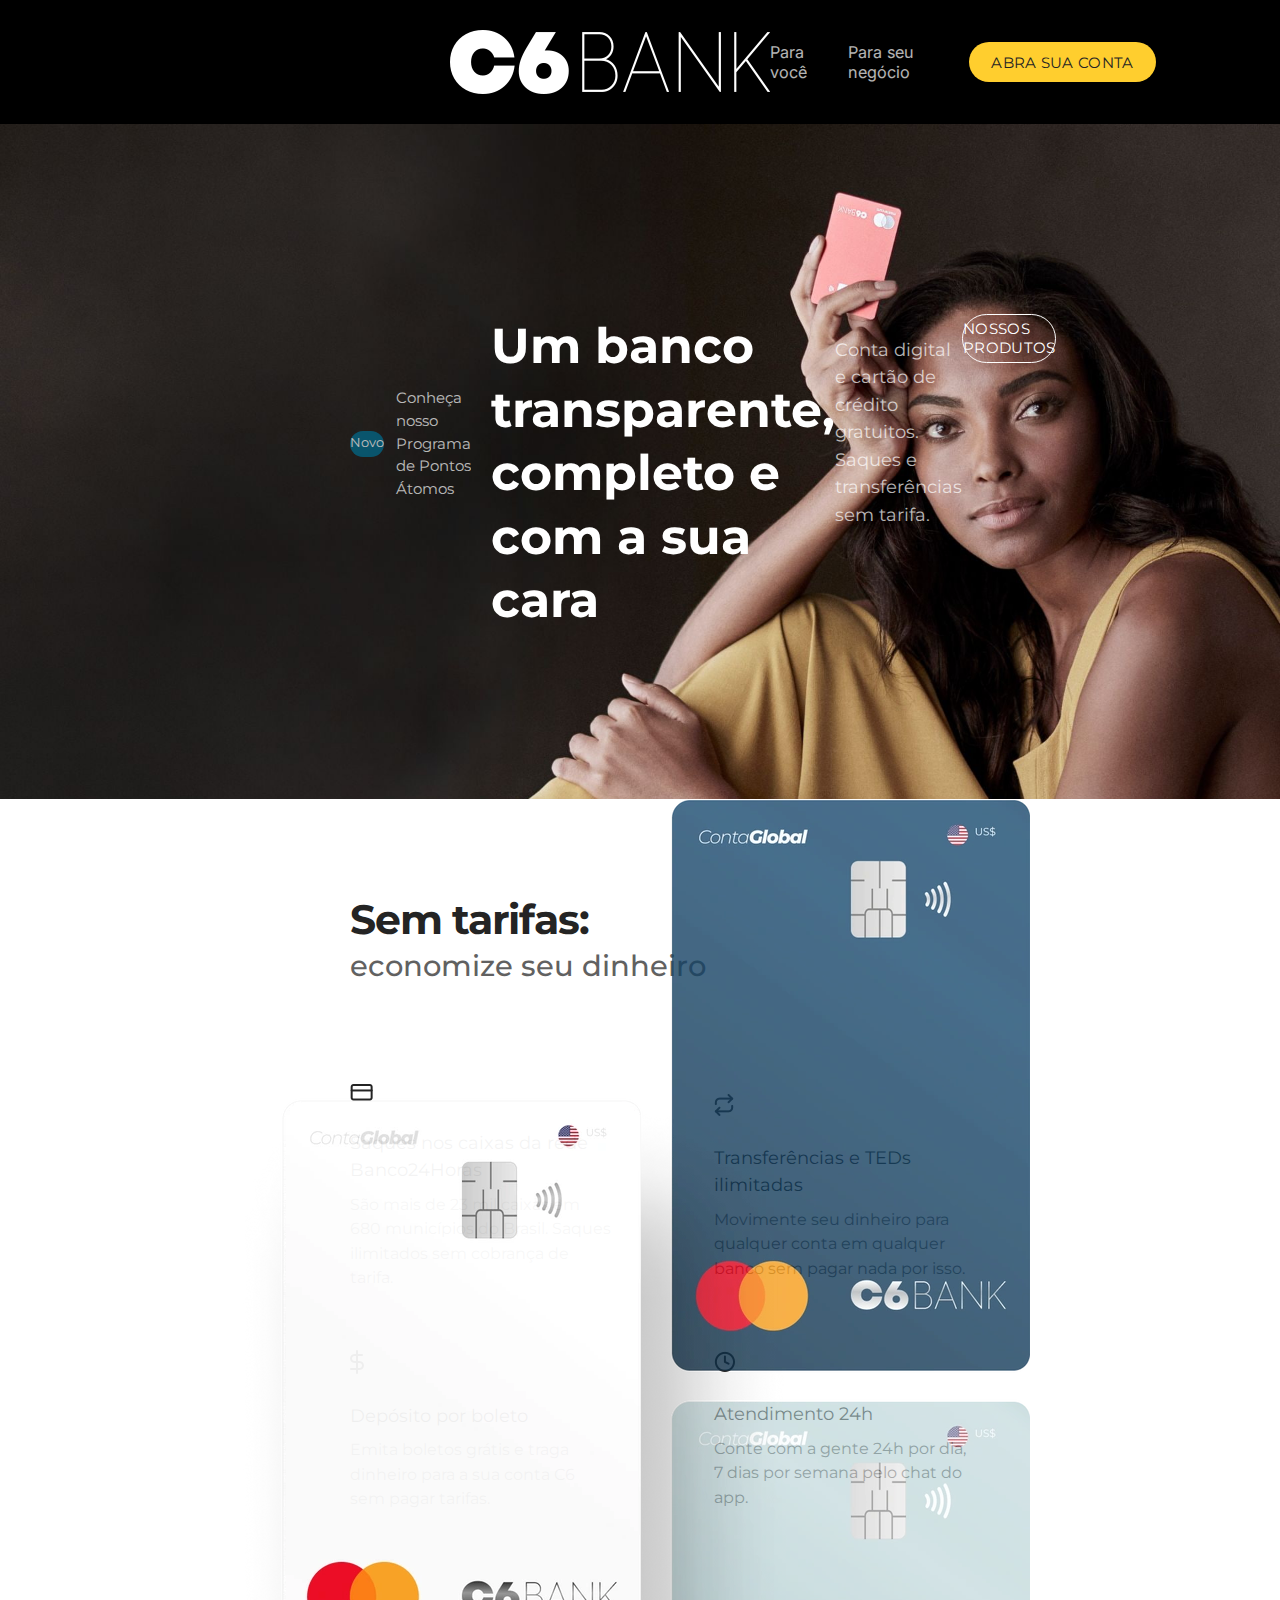
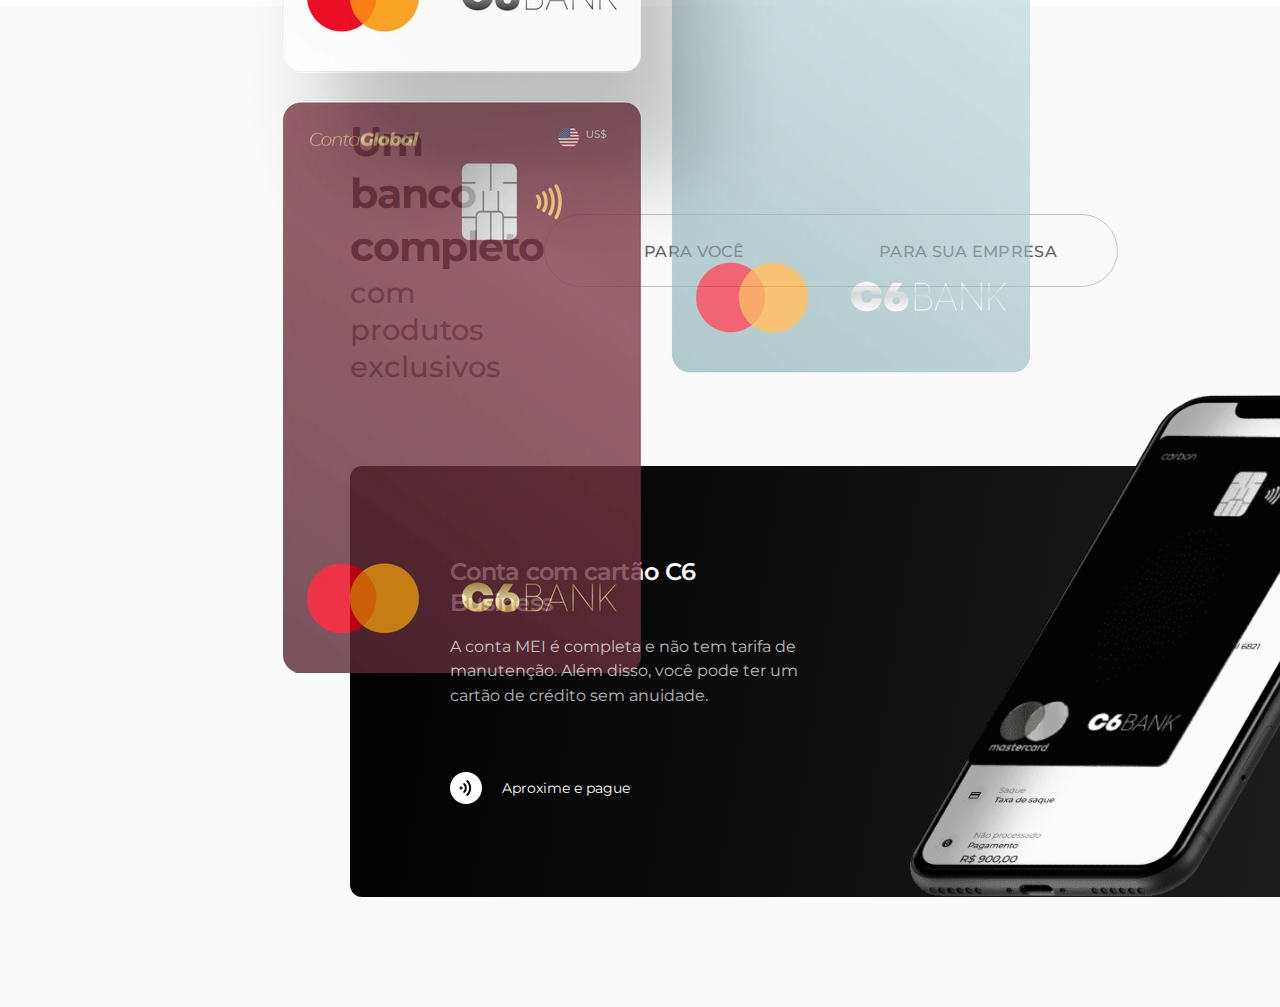
<file: index.html>
<!DOCTYPE html>
<html lang="en">
  <head>
    <meta charset="UTF-8" />
    <meta http-equiv="X-UA-Compatible" content="IE=edge" />
    <meta name="viewport" content="width=device-width, initial-scale=1.0" />
    <link rel="preconnect" href="https://fonts.googleapis.com" />
    <link rel="preconnect" href="https://fonts.gstatic.com" crossorigin />
    <link
      href="https://fonts.googleapis.com/css2?family=Inter:wght@400;500&family=Montserrat:wght@500;700&display=swap"
      rel="stylesheet"
    />
    <link rel="stylesheet" href="./style.css" />
    <title>C6 Bank</title>
  </head>
  <body>
    <header>
      <img src="./assets/logo.png" alt="logo" />
      <nav>
        <a class="link" href="#">Para você</a>
        <a class="link" href="#">Para seu negócio</a>
        <a class="link-btn" href="#">ABRA SUA CONTA</a>
      </nav>
    </header>

    <main>
      <section class="first-section">
        <p class="info-points">
          <span>Novo</span>
          Conheça nosso Programa de Pontos Átomos
        </p>

        <h1>Um banco transparente, completo e com a sua cara</h1>
        <p class="info-account">
          Conta digital e cartão de crédito gratuitos. Saques e transferências
          sem tarifa.
        </p>

        <a href="#" class="btn-secondary">NOSSOS PRODUTOS</a>
      </section>

      <section class="second-section">
        <div>
          <h2>Sem tarifas:</h2>
          <h3>economize seu dinheiro</h3>

          <div class="container">
            <div class="container-cards">
              <div class="card">
                <img src="./assets/icon-cards.png" alt="icon-card" />
                <p class="info">Saques nos caixas da rede Banco24Horas</p>
                <p class="description">
                  São mais de 23 mil caixas em 680 municípios do Brasil. Saques
                  ilimitados sem cobrança de tarifa.
                </p>
              </div>

              <div class="card">
                <img src="./assets/reload.png" alt="icon-reload" />
                <p class="info">Transferências e TEDs ilimitadas</p>
                <p class="description">
                  Movimente seu dinheiro para qualquer conta em qualquer banco
                  sem pagar nada por isso.
                </p>
              </div>
            </div>

            <div class="container-cards">
              <div class="card">
                <img src="./assets/cifrao.png" alt="icon-money" />
                <p class="info">Depósito por boleto</p>
                <p class="description">
                  Emita boletos grátis e traga dinheiro para a sua conta C6 sem
                  pagar tarifas.
                </p>
              </div>

              <div class="card">
                <img src="./assets/clock.png" alt="icon-timer" />
                <p class="info">Atendimento 24h</p>
                <p class="description">
                  Conte com a gente 24h por dia, 7 dias por semana pelo chat do
                  app.
                </p>
              </div>
            </div>
          </div>
        </div>

        <img src="./assets/cards.png" alt="cards group" class="cards-group" />
      </section>

      <section class="third-section">
        <div class="container-info">
          <div>
            <h2>Um banco completo</h2>
            <h3>com produtos exclusivos</h3>
          </div>

          <div class="container-links">
            <a class="second-link" href="#">PARA VOCÊ</a>
            <a class="second-link" href="#">PARA SUA EMPRESA</a>
          </div>
        </div>

        <div class="content-card-info">
          <div class="card-info">
            <p class="info">Conta com cartão C6 Business</p>
            <p class="description">
              A conta MEI é completa e não tem tarifa de manutenção. Além disso,
              você pode ter um cartão de crédito sem anuidade.
            </p>

            <div class="container-information">
              <img
                src="./assets/som.png" alt="icon-approximaton"/>
              <p>Aproxime e pague</p>
            </div>
          </div>

          <div class="container-images">
            <img src="./assets/card.png" alt="card" class="img-card" />
            <img src="./assets/phone.png" alt="phone" class="img-phone" />
            <img src="./assets/logo-4.png" alt="logo-business" />
          </div>
        </div>
      </section>
    </main>
  </body>
</html>
</file>
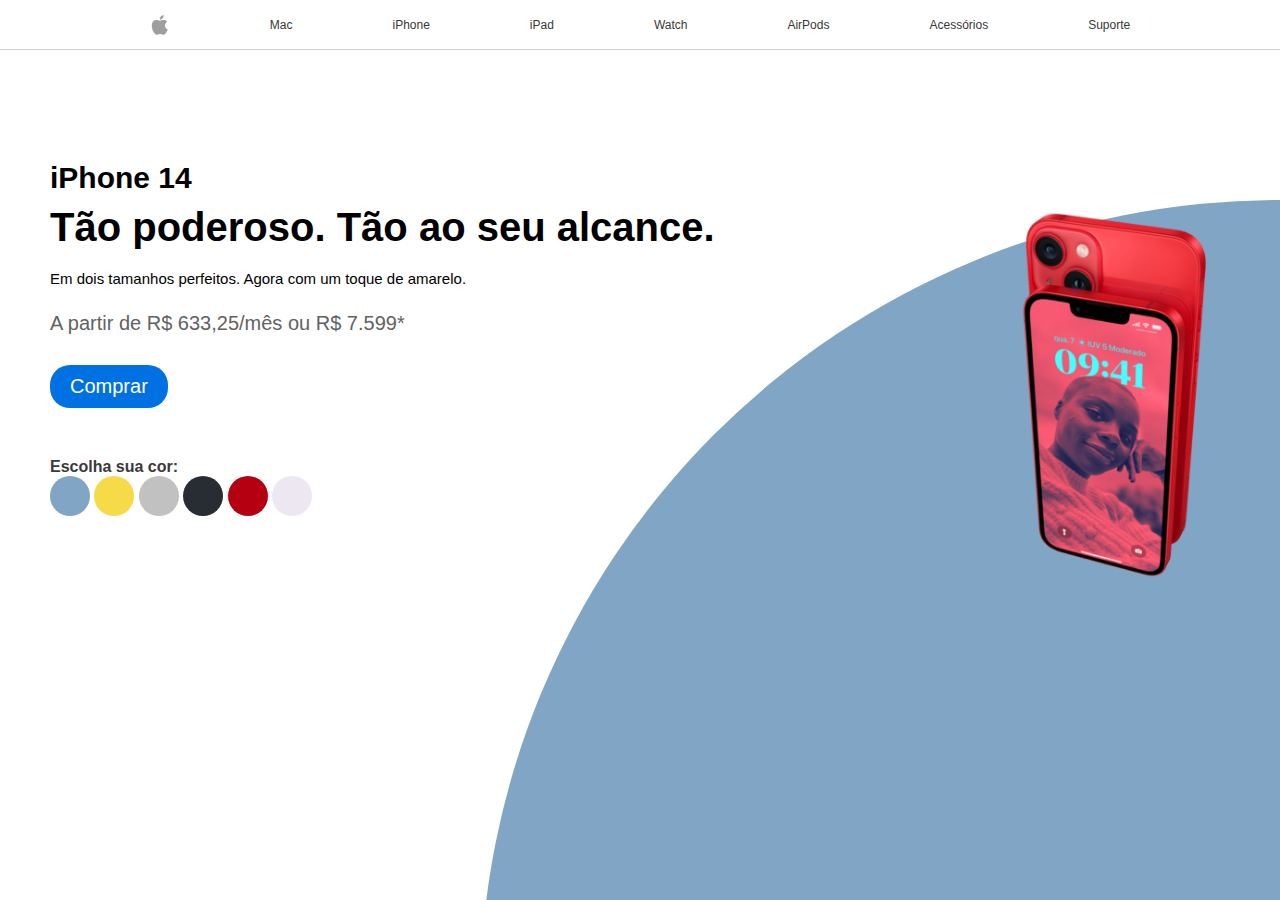
<file: .vscode/iphone/index.html>
<!DOCTYPE html>
<html lang="pt-br">

<head>
    <meta charset="UTF-8">
    <meta http-equiv="X-UA-Compatible" content="IE=edge">
    <meta name="viewport" content="width=device-width, initial-scale=1.0">
    <title>iPhone - Apple (Brasil)</title>
    <link rel="stylesheet" href="style.css">
    <script src="./scripts.js"></script>
</head>



<body>

    <div class="caixa-roxa">
        <img class="logo" src="./assets/logo.png">

        <ul class="menu-bar">
            <li>Mac</li>
            <li>iPhone</li>
            <li>iPad</li>
            <li>Watch</li>
            <li>AirPods</li>
            <li>Acessórios</li>
            <li>Suporte</li>
        </ul>

    </div>

    <div class="caixa-azul">
        <div>
            <h1 class="titulo-iphone">iPhone 14</h1>

            <h2 class="titulo-secundario">Tão poderoso. Tão ao seu alcance.</h2>
            
            <p class="paragrafo">
                Em dois tamanhos perfeitos. Agora com um toque de amarelo.
            </p>

            <h3 class="preco">A partir de R$ 633,25/mês ou R$ 7.599*</h3>
            <button class="botao">Comprar</button>

            <p class="escolha-cor">Escolha sua cor:</p>
            <div>
                <button onclick="trocaCor('#81A5C4'); trocaImagem('./assets/iphone-azul.png')" class="azul troca-cor"></button>
                <button onclick="trocaCor('#f7da47'); trocaImagem('./assets/iphone-amarelo.png')" class="amarelo troca-cor"></button>
                <button onclick="trocaCor('#C1C1C1'); trocaImagem('./assets/iphone-branco.png')" class="branco troca-cor"></button>
                <button onclick="trocaCor('#272D33'); trocaImagem('./assets/iphone-preto.png')" class="preto troca-cor"></button>
                <button onclick="trocaCor('#B50012'); trocaImagem('./assets/iphone-vemelho.png')" class="vermelho troca-cor"></button>
                <button onclick="trocaCor('#7c648e'); trocaImagem('./assets/iphone-roxo.png')" class="roxo troca-cor"></button>
            </div>
        </div>

        <div class="circulo">
            
        </div>

        <img class="iphone" src="./assets/iphone-vemelho.png">
    </div>

</body>

</html>
</file>
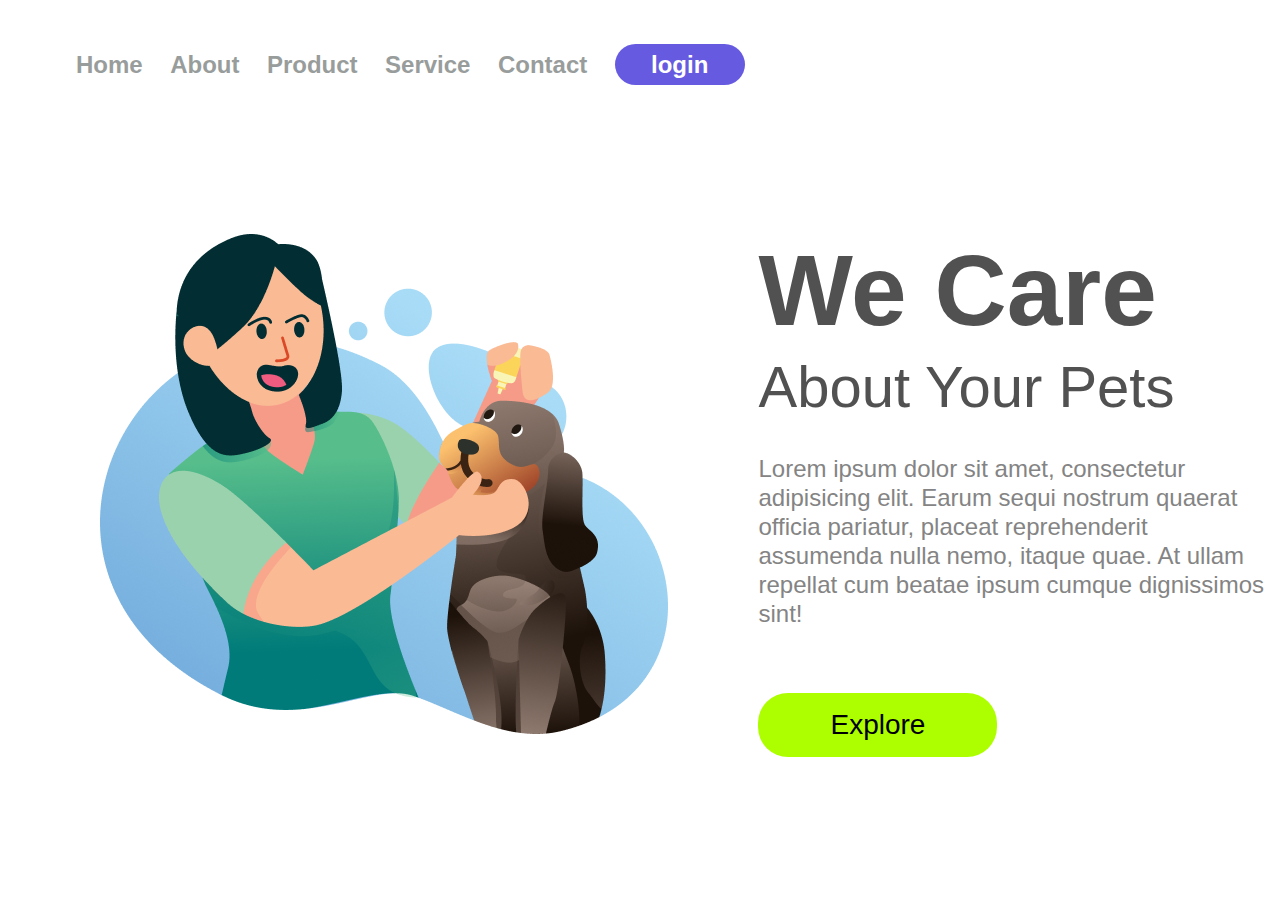
<file: projeto-iphone/Projetos/index.html>
<!DOCTYPE html>
<html lang="pt-br">
<head>
    <meta charset="UTF-8">
    <meta http-equiv="X-UA-Compatible" content="IE=edge">
    <meta name="viewport" content="width=device-width, initial-scale=1.0">
    <link rel="stylesheet" href="./styles.css">
    <link rel="preconnect" href="https://fonts.googleapis.com">
    <link rel="preconnect" href="https://fonts.gstatic.com" crossorigin>
    <link href="https: //fonts.googleapis.com/css2?family= Montserrat :wght@400;500;600;700;900 & display=swap" rel="stylesheet">
    <title>We-Care</title>
    <body>
    <header>
        <a class="link-header">Home</a>
        <a class="link-header">About</a> 
        <a class="link-header">Product</a>
        <a class="link-header">Service</a>
        <a class="link-header">Contact</a>
        <button class="button-header">login</button> 
    </header>
    <main>
        <img src="we care.png" alt="we-care-logo" class="logo-image">
       <section>
            <h1>We Care</h1>
            <h2>About Your Pets</h2>
            <p>Lorem ipsum dolor sit amet, consectetur adipisicing elit. Earum sequi nostrum quaerat officia pariatur, placeat reprehenderit assumenda nulla nemo, itaque quae. At ullam repellat cum beatae ipsum cumque dignissimos sint!</p>
            <button class="button-main">Explore</button>
        </section>
    </main>
    
</body>
</html>
</file>
<file: style.css>
* {
    margin: 0px;
    padding: 0px;
    box-sizing: border-box;
    font-family: "Montserrat", sans-serif;
    text-decoration: none;
  }
  
  h1 {
    font-weight: 700;
    font-size: 48.8653px;
    line-height: 130%;
    color: #ffffff;
    width: 753.34px;
  }
  
  h2 {
    font-weight: 700;
    font-size: 40.7211px;
    line-height: 130%;
    letter-spacing: -0.03em;
    color: #242424;
  }
  
  h3 {
    font-weight: 500;
    font-size: 28.5048px;
    line-height: 130%;
    color: #616161;
  }
  
  header {
    background: #000000;
    padding: 30px 450px;
    display: flex;
    align-items: center;
    justify-content: space-between;
  }
  
  header nav {
    display: flex;
    align-items: center;
    gap: 20px;
  }
  
  nav .link {
    font-family: "Inter";
    font-size: 16.2884px;
    line-height: 20px;
    color: #ffffff;
    opacity: 0.7;
    transition: 0.3s;
  }
  
  nav .link:hover {
    opacity: 1;
  }
  
  nav .link-btn {
    width: 247.38px;
    height: 40.72px;
    background: #ffce2e;
    border-radius: 101.803px;
    display: flex;
    align-items: center;
    justify-content: center;
  
    font-size: 15.2704px;
    line-height: 19px;
    letter-spacing: 0.02em;
    color: #242424;
    transition: 0.3s;
  }
  
  nav .link-btn:hover {
    color: #fff;
  }
  
  .first-section {
    background-image: url("./assets/bg.png");
    display: center;
    width: 100%;
    height: 75vh;
    background-size: cover;
    background-repeat: no-repeat;
    padding: 190px 350px;
    display: flex;
  }
  
  .info-points {
    font-size: 15.2704px;
    line-height: 150%;
    color: #ffffff;
    opacity: 0.7;
    display: flex;
    align-items: center;
    gap: 12px;
    margin-bottom: 35px;
  }
  
  .info-points span {
    width: 54px;
    height: 26px;
    background: #006d8f;
    border-radius: 122.163px;
    display: inline-block;
    text-align: center;
    font-size: 13.2344px;
    color: #ffffff;
  }
  
  .info-account {
    font-size: 18.3245px;
    line-height: 150%;
    color: #ffffff;
    opacity: 0.7;
    width: 400px;
    margin-top: 22px;
    margin-bottom: 41px;
  }
  
  .btn-secondary {
    width: 247.38px;
    height: 48.87px;
    border: 1.01803px solid #ffffff;
    border-radius: 101.803px;
    display: flex;
    align-items: center;
    justify-content: center;
  
    font-size: 15.2704px;
    line-height: 19px;
    letter-spacing: 0.02em;
    color: #ffffff;
    transition: 0.3s;
  }
  
  .btn-secondary:hover {
    background: #242424;
    border: 1px solid #242424;
  }
  
  .second-section {
    padding: 95px 350px;
    width: 100%;
    display: flex;
    justify-content: space-between;
    gap: 50px;
    position: relative;
  }
  
  .second-section .container {
    margin-top: 100px;
    display: flex;
    flex-direction: column;
    gap: 60px;
  }
  
  .container .container-cards {
    display: flex;
    align-items: center;
    justify-content: space-between;
    gap: 100px;
  }
  
  .container-cards .card {
    display: flex;
    flex-direction: column;
    align-items: self-start;
    gap: 8px;
  }
  
  .card img {
    margin-bottom: 20px;
  }
  
  .card .info {
    font-size: 18.3245px;
    line-height: 150%;
    color: #242424;
    width: 263.67px;
  }
  
  .card .description {
    font-weight: 400;
    font-size: 16.2884px;
    line-height: 150%;
    color: #616161;
    width: 263.67px;
  }
  
  .cards-group {
    position: absolute;
    right: 250px;
    top: 0px;
    animation: moveCards 2s infinite alternate ease-in-out;
  }
  
  @keyframes moveCards {
    from {
      top: 0;
    }
  
    to {
      top: -150px;
    }
  }
  
  .third-section {
    padding: 110px 350px;
    background: #fafafa;
  }
  
  .container-info {
    display: flex;
    align-items: center;
    justify-content: space-between;
    margin-bottom: 80px;
  }
  
  .container-links {
    width: 602.67px;
    height: 73.3px;
    border: 1px solid #c4c4c4;
    border-radius: 122.16px;
    display: flex;
    align-items: center;
    justify-content: space-between;
    padding: 0px 12px;
  }
  
  .second-link {
    width: 273.85px;
    height: 57.01px;
    border-radius: 122.163px;
    display: flex;
    align-items: center;
    justify-content: center;
  
    font-style: normal;
    font-weight: 500;
    font-size: 16.2884px;
    line-height: 20px;
    letter-spacing: 0.02em;
    color: #616161;
    transition: 0.3s;
  }
  
  .second-link:hover {
    background: #242424;
    font-weight: 600;
    color: #ffffff;
  }
  
  .content-card-info {
    background: linear-gradient(98.6deg, #020302 7.61%, #242424 96.26%);
    border-radius: 12.2163px;
    padding: 90px 100px 50px 100px;
    display: flex;
    width: 1237.92px;
    height: 431.64px;
  }
  
  .content-card-info .card-info {
    display: flex;
    flex-direction: column;
    gap: 15px;
  }
  
  .card-info .info {
    font-weight: 600;
    font-size: 24.4327px;
    line-height: 130%;
    letter-spacing: -0.03em;
    color: #ffffff;
    width: 250px;
  }
  
  .card-info .description {
    font-weight: 400;
    font-size: 16.2884px;
    line-height: 150%;
    color: #ffffff;
    opacity: 0.7;
    width: 365px;
    margin-bottom: 50px;
  }
  
  .container-information {
    display: flex;
    align-items: center;
    gap: 20px;
    font-size: 14.2524px;
    line-height: 150%;
    color: #fafafa;
  }
  
  .container-images {
    position: relative;
    display: flex;
    align-items: end;
    justify-content: end;
    width: 100%;
  }
  
  .img-card {
    position: absolute;
    bottom: 0px;
    right: 40px;
    z-index: 999;
    width: 85%;
    animation: moveCard 2s infinite alternate ease-in-out;
  }
  
  @keyframes moveCard {
    from {
      bottom: 0;
    }
  
    to {
      bottom: -60px;
    }
  }
  
  .img-phone {
    position: absolute;
    bottom: -50px;
    right: 40px;
    width: 80%;
  }
</file>
<file: .vscode/iphone/style.css>
* {
    font-family: sans-serif;
    margin: 0; /*  Margem Externa */
    padding: 0; /*  Margem Interna */
    box-sizing: border-box;  
}
/* MENU SUPERIOR */

.caixa-roxa {
    display: flex;
    height: 50px;
    align-items: center;
    justify-content: center;
    border-bottom: 1px solid #d3d3d3;
}

ul {
    display: flex;
    gap: 100px;
    list-style: none;
    margin-left: 100px;
    cursor: pointer;
}

li {
    font-size: 12px;
    font-weight: 400;
    color: #373737;
}

.logo {
    height: 20px;
}



/* PARTE INFERIOR */
.caixa-azul {
    display: flex;
    justify-content: space-between;
    align-items: center;
    padding: 50px;
}

.titulo-iphone {
    font-size: 30px;
}

.titulo-secundario {
    font-size: 40px; /*  Tamanho do texto */
    margin-top: 10px; /*  Margem parte de cima */
    margin-bottom: 20px; /*  Margem parte de baixo */
}

.paragrafo {
    font-size: 15px;
    margin-bottom: 25px;
}

.preco {
    font-size: 20px;
    color: #626262;
    font-weight: 300;
    margin-bottom: 30px;
}

.botao {
    background-color: #0071e3;
    color: #ffffff;
    padding: 10px 20px;
    border: none;
    border-radius: 20px;
    font-size: 20px;
    cursor: pointer;
}

.troca-cor {
    width: 40px;
    height: 40px;
    border-radius: 50px;
    border: none;
    cursor: pointer;
}

.azul {
    background-color: #81A5C4;
}

.amarelo {
    background-color: #F7DA47;
}

.branco {
    background-color: #C1C1C1;
}

.preto {
    background-color: #272D33;
}

.vermelho {
    background-color: #B50012;
}

.roxo {
    background-color: #EDE7F1;
}

.escolha-cor {
    font-size: 16px;
    color: #3a3a3a;
    font-weight: 700;
    margin-top: 50px;
    margin-right: 15px;
}

.iphone {
    width: 250px;
    margin-top: 110px;
    z-index: 70;
}
.circulo {
    width: 100%;
    height: 100%;
    background-color: #81A5C4;
    position: absolute;
    top: 0;
    left: 0%;
    clip-path: circle(800px at right 1000px);
}


@media(max-width: 800px){

    .menu-bar{
        display: none;
    }
   
    .logo{
        justify-content: center;
    }

    .caixa-azul{
        flex-direction: column;
    }

    .titulo-secundario {
        font-size: 20px; /*  Tamanho do texto */
        margin-top: 5px; /*  Margem parte de cima */
        margin-bottom: 5px; /*  Margem parte de baixo */
    }
    
    .paragrafo {
        font-size: 15px;
        margin-bottom: 10px;
    }
    
    .preco {
        font-size: 10px;
        font-weight: 150;
        margin-bottom: 10px;
    
    }
    
    .botao {
        font-size: 10px;
    }
    
    .troca-cor {
        width: 20px;
        height: 20px;
        flex-direction: row-reverse;
    }

    .iphone {
        display: block;
        width: 200px;
        margin-top: 5%;
        margin-left: 50%;
        margin-right: 50%;
        z-index: 99;
    }
    
    .circulo{
        width: 100%;
        height: 110%;
        position: flex;
        clip-path: circle(250px at right 550px );
    

}

}
</file>
<file: projeto-iphone/Projetos/styles.css>
* { font-family: 'Montserrat', sans-serif;
margin: 0;
padding: 0;
box-sizing: border-box;
}
header {
    margin: 44px 0 144px 76px;
}
.link-header{
font-weight: 600;
font-size: 24px;
line-height: 29px;
color: #989d9c;
cursor:pointer;
margin-right: 23px;
}
.button-header {
    background: #665ae1;
    border-radius: 20.5px;
    width: 130px;
    height: 41px;
    border:none;
    font-weight: 600;
    font-size: 24px;
    line-height: 29px;
    color: #ffffff;
    cursor: pointer;
}
.logo-image{
    width: 568px;
    height: 500px;
    margin-left: 100px;
    display: inline-block;
}
 section {
    display: inline-block;
    margin-left: 86px;
 }
h1 {
    font-weight: 900;
    font-size: 100px;
    line-height: 122px;
    color: #515151;
}
h2 {font-weight: 500;
    font-size: 58px;
    line-height: 71px;
    color: #515151;
}

p {font-weight: 400;
    font-size: 24px;
    line-height: 29px;
    color:#848484;
    width: 515px;
    margin-top: 32px ;
    margin-bottom: 65px;
}
.button-main{
    background: #adff00;
    border-radius: 30px;
    width: 239px;
    height: 64px;
    border: none;
    cursor:pointer;
    filter: drop-shadow(0px 4px 4px rgba ()0, 0, 0.25);
    font-size: 28px;
    line-height: 34px;
    color: #000000;
}
</file>
